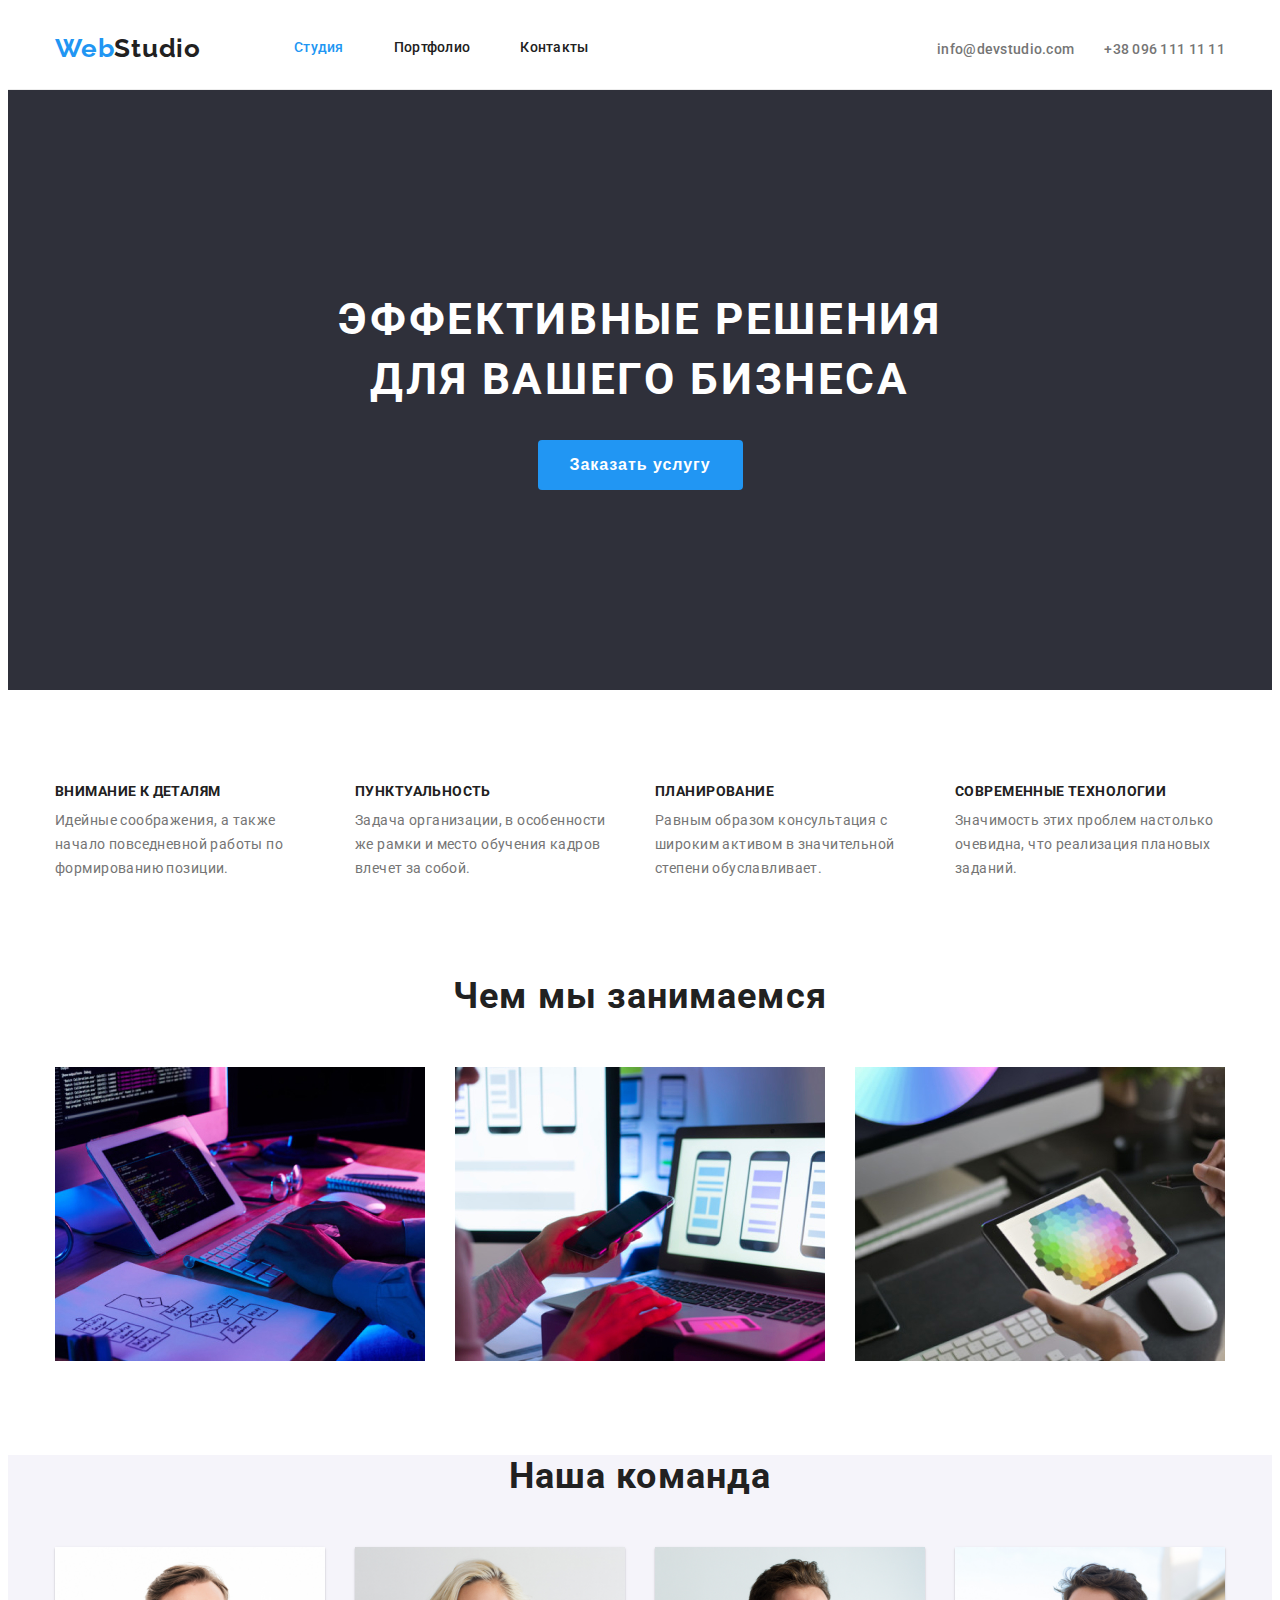
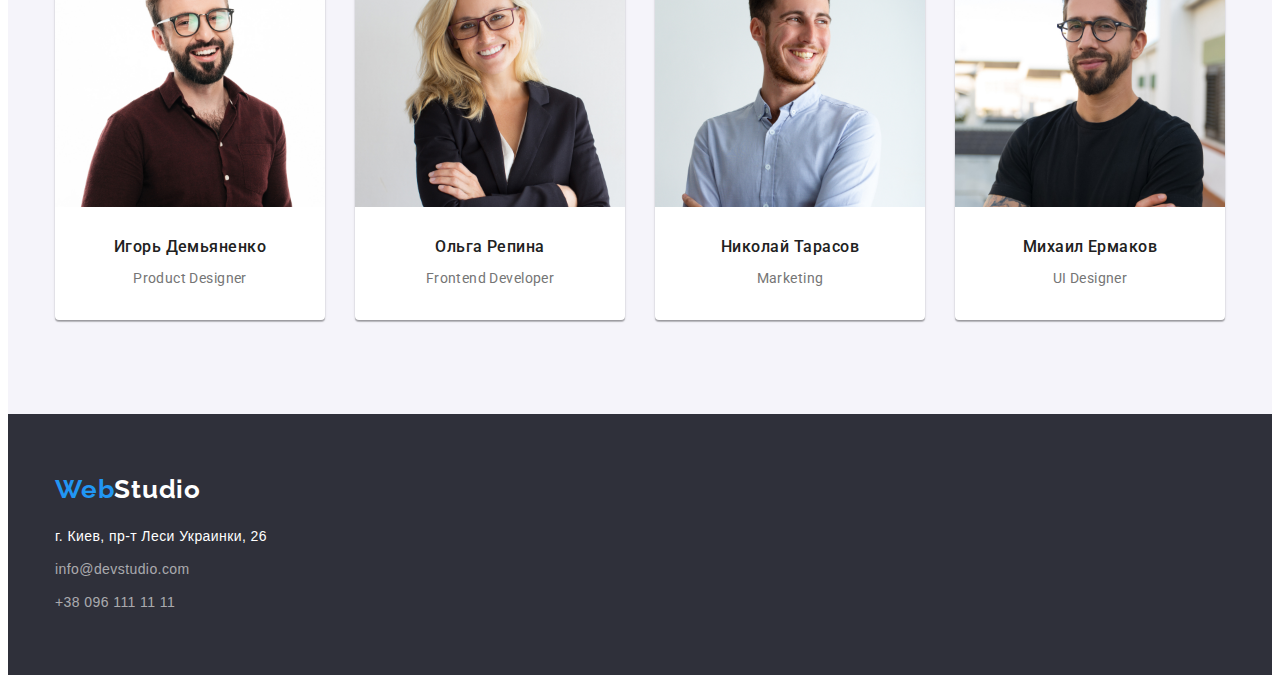
<file: index.html>
<!DOCTYPE html>
<html lang="ru">
<head>
    <meta charset="UTF-8">
    <meta http-equiv="X-UA-Compatible" content="IE=edge">
    <meta name="viewport" content="width=device-width, initial-scale=1.0">
    <title>WebStudio</title>
    <link href="https://fonts.googleapis.com/css2?family=Raleway:wght@700&family=Roboto:wght@400;500;700;900&display=swap"
        rel="stylesheet">
        <link rel="stylesheet" href="https://cdnjs.cloudflare.com/ajax/libs/modern-normalize/1.1.0/modern-normalize.min.css"
            integrity="sha512-wpPYUAdjBVSE4KJnH1VR1HeZfpl1ub8YT/NKx4PuQ5NmX2tKuGu6U/JRp5y+Y8XG2tV+wKQpNHVUX03MfMFn9Q=="
            crossorigin="anonymous" referrerpolicy="no-referrer" />
    <link rel="stylesheet" href="./css/style.css">
</head>

<body class="body">
    <header class="header">  
        <div class="container">     
        <a class="logo-link" lang="en" href="/">Web<span class="logo-link-one">Studio</span></a>
        <nav class="navigation">           
            <ul class="navigation-list">                
                <li  class="link"><a class="header-text current" href="./index.html">Студия</a></li>
                <li  class="link"><a class="header-text" href="./portfolio.html">Портфолио</a></li>
                <li  class="link"><a class="header-text" href="./contact.html">Контакты</a></li>               
            </ul>         
        </nav>
        <ul class="contact-lyst">
            <li class="header-contact"><a class="contact" href="mailto:info@devstudio.com">info@devstudio.com</a>
            </li>
            <li class="header-contact"><a class="contact" href="tel:+380961111111">+38 096 111 11 11</a></li>
        </ul>
        </div>        
    </header>
    <main class="main">
        <section class="hero">
            <div class="container">
            <h1 class="hero-text">Эффективные решения<br> для вашего бизнеса</h1>
            <button class="btn" type="button">Заказать услугу</button>
            </div>
        </section>
        <section class="section after-hero">            
            <div class="container">
                <h2 class="visually-hidden">WebStudio Особенности</h2>
                <ul  class="after-list">
                <li class="after-item">
                    <h3 class="after-title">Внимание к деталям</h3>
                    <p class="after-text">Идейные соображения, а также начало повседневной работы по формированию позиции.</p>
                </li>
                <li class="after-item">
                    <h3 class="after-title">Пунктуальность</h3>
                    <p class="after-text">Задача организации, в особенности же рамки и место обучения кадров влечет за собой.</p>
                </li>
                <li class="after-item">
                    <h3 class="after-title">Планирование</h3>
                    <p class="after-text">Равным образом консультация с широким активом в значительной степени обуславливает.</p>
                </li>
                <li class="after-item">
                    <h3 class="after-title">Современные технологии</h3>
                    <p class="after-text">Значимость этих проблем настолько очевидна, что реализация плановых заданий.</p>
                </li>
                </ul>  
            </div>          
        </section>
        <section class="section chem">
        <div class="container">           
            <h2 class="section-titel">Чем мы занимаемся</h2>
            <ul class="list-one">
                <li class="item-one"><img src="./images/img.jpg" alt="создание html" width="370"></li>
                <li class="item-one"><img src="./images/img1.jpg" alt="проверка html" width="370"></li>
                <li class="item-one"><img src="./images/img2.jpg" alt="редактирование html" width="370"></li>
            </ul>
            </div>           
        </section>
        <section class="section nasha">
            <div class="container">          
            <h2 class="section-titel">Наша команда</h2>
            <ul class="list-comand">
                <li class="item-comand">                                                    
                    <img src="./images/img3.jpg" alt="изображение Игоря Демьяненко" width="270">
                    <div class="thumb-comand">
                    <h3 class="standart-title">Игорь Демьяненко</h3>
                    <p class="standart-text" lang="en">Product Designer</p>
                    </div> 
                </li>
                <li class="item-comand">                    
                    <img src="./images/img4.jpg" alt="изображение Ольги Репиной" width="270">
                    <div class="thumb-comand">
                    <h3 class="standart-title">Ольга Репина</h3>
                    <p class="standart-text" lang="en">Frontend Developer</p>
                    </div> 
                </li>
                <li class="item-comand">                    
                    <img src="./images/img5.jpg" alt="изображение Николая Тарасова" width="270">
                    <div class="thumb-comand">
                    <h3 class="standart-title">Николай Тарасов</h3>
                    <p class="standart-text" lang="en">Marketing</p>
                    </div> 
                </li>
                <li class="item-comand">                    
                    <img src="./images/img6.jpg" alt="изображение Михаила Ермакова" width="270">
                    <div class="thumb-comand">
                    <h3 class="standart-title">Михаил Ермаков</h3>
                    <p class="standart-text" lang="en">UI Designer</p>
                    </div> 
                </li>
            </ul>
            </div>            
        </section>
    </main>
    <footer class="footer">  
        <div class="container">      
        <a  class="logo-link" href="/">Web<span class="logo-link-two">Studio</span></a>        
        <address class="address">
            <ul class="footer-list">
                <li class="footer-item">
                    <a class="contact-lynk-address" href="https://goo.gl/maps/xhf7ZU4KERErJAge8" target="_blank"
                        rel="noopener noreferrer nofollow">
                        г. Киев, пр-т Леси Украинки, 26</a>
                </li>
                <li class="footer-item">
                    <a class="contact-lynk-connect" href="mailto:info@devstudio.com">info@devstudio.com</a>
                </li>
                <li class="footer-item">
                    <a class="contact-lynk-connect" href="tel:+380961111111">+38 096 111 11 11</a>
                </li>
            </ul>
        </address> 
        </div>       
    </footer>
</body>
</html>
</file>
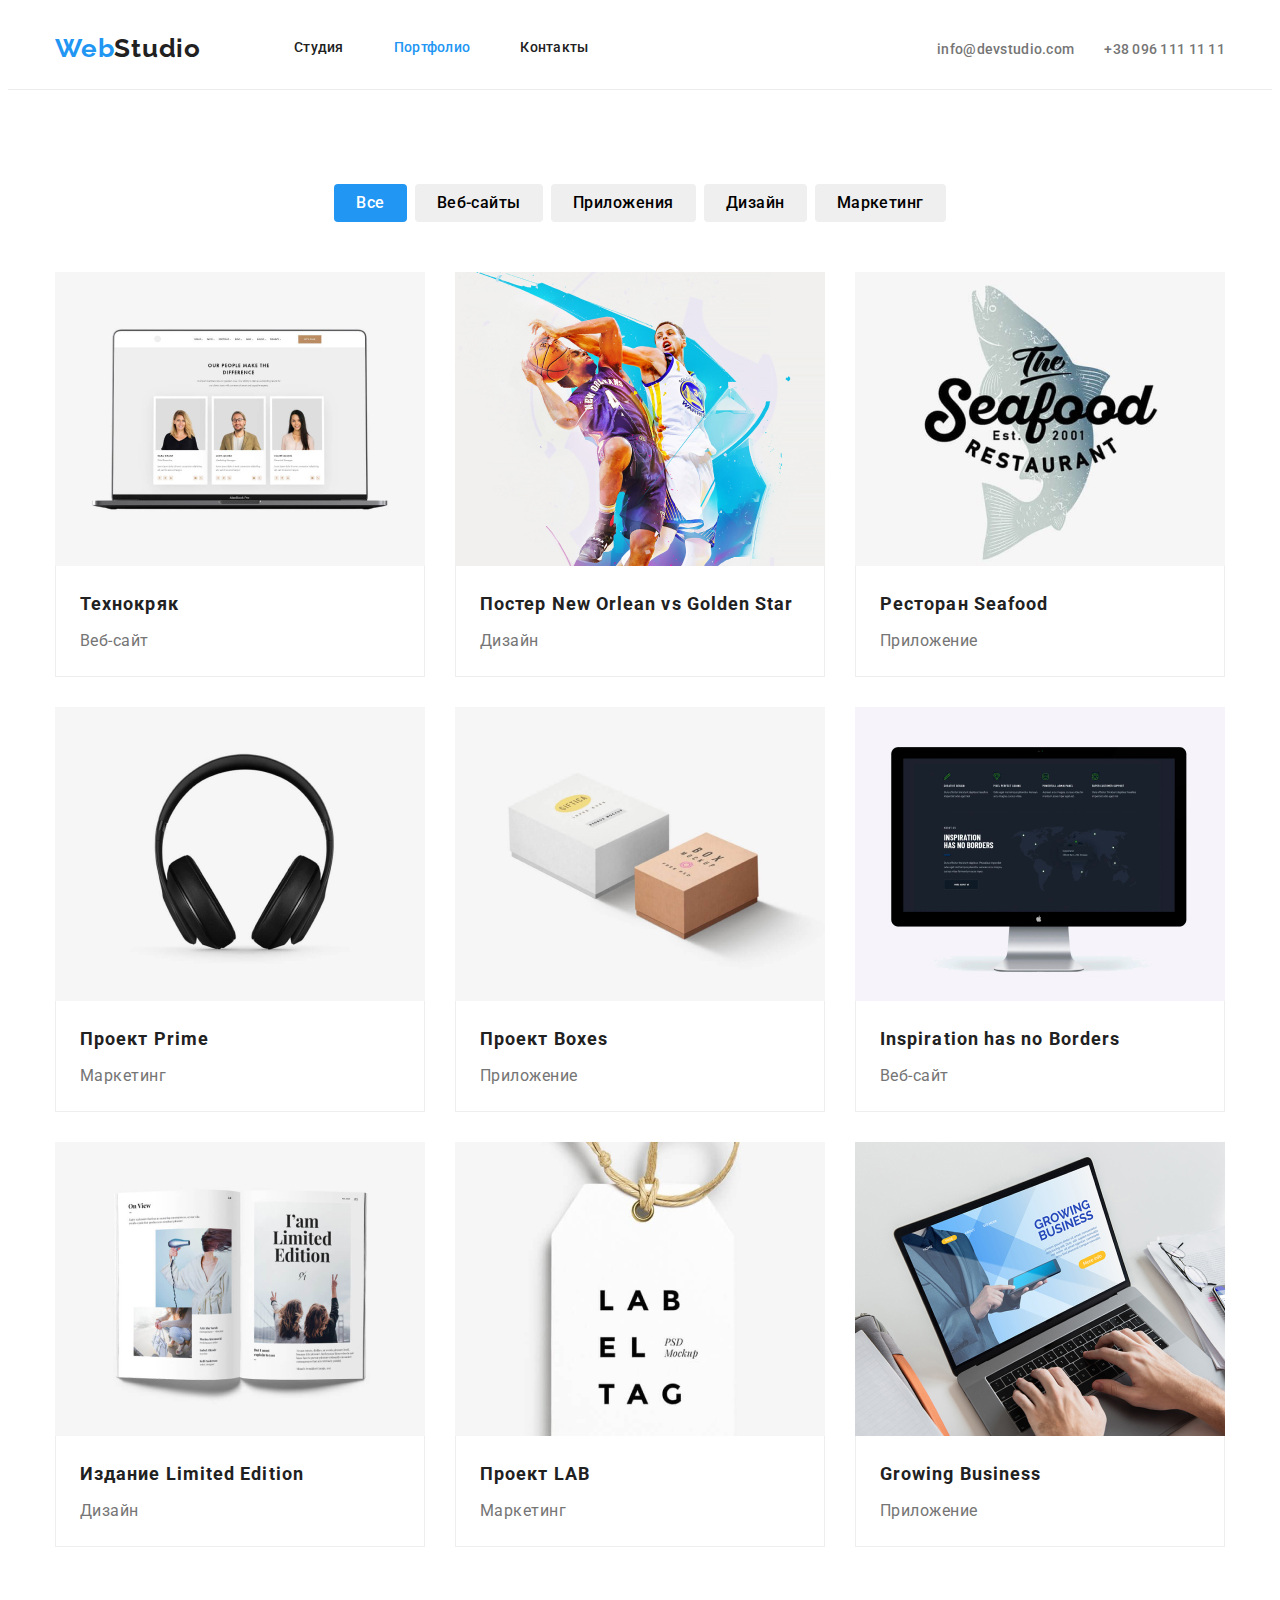
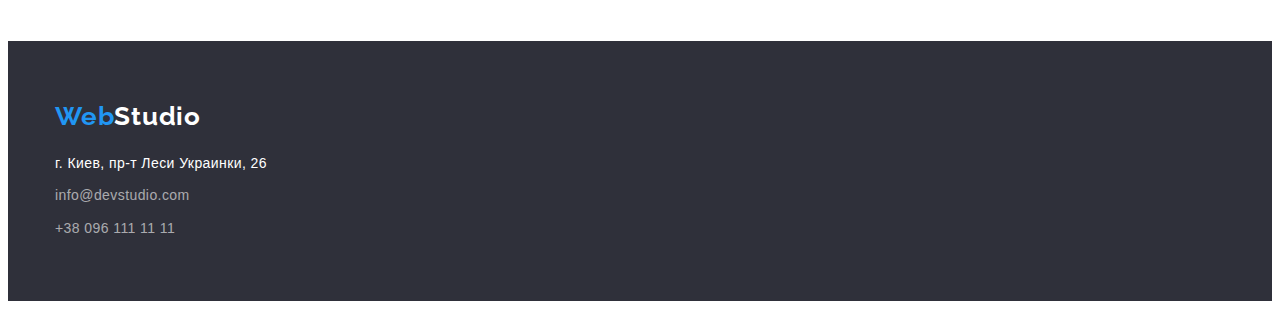
<file: portfolio.html>
<!DOCTYPE html>
<html lang="ru">
<head>
    <meta charset="UTF-8">
    <meta http-equiv="X-UA-Compatible" content="IE=edge">
    <meta name="viewport" content="width=device-width, initial-scale=1.0">
    <title>WebStudio</title>
<link href="https://fonts.googleapis.com/css2?family=Raleway:wght@700&family=Roboto:wght@400;500;700;900&display=swap"
    rel="stylesheet">
    <link rel="stylesheet" href="https://cdnjs.cloudflare.com/ajax/libs/modern-normalize/1.1.0/modern-normalize.min.css"
            integrity="sha512-wpPYUAdjBVSE4KJnH1VR1HeZfpl1ub8YT/NKx4PuQ5NmX2tKuGu6U/JRp5y+Y8XG2tV+wKQpNHVUX03MfMFn9Q=="
            crossorigin="anonymous" referrerpolicy="no-referrer" />
    <link rel="stylesheet" href="./css/style.css">
</head>

<body class="body">
    <header class="header">  
        <div class="container">     
        <a class="logo-link" lang="en" href="/">Web<span class="logo-link-one">Studio</span></a>
        <nav class="navigation">           
            <ul class="navigation-list">                
                <li  class="link"><a class="header-text" href="./index.html">Студия</a></li>
                <li  class="link"><a class="header-text current" href="./portfolio.html">Портфолио</a></li>
                <li  class="link"><a class="header-text" href="./contact.html">Контакты</a></li>               
            </ul>         
        </nav>
        <ul class="contact-lyst">
            <li class="header-contact"><a class="contact" href="mailto:info@devstudio.com">info@devstudio.com</a>
            </li>
            <li class="header-contact"><a class="contact" href="tel:+380961111111">+38 096 111 11 11</a></li>
        </ul>
        </div>        
    </header>

    <main class="portfolio">        
        <section class="section pfo">            
            <div class="container">
                <h1 class="visually-hidden">Особенности</h1>
                <ul class="list-pfo-btn">
                <li class="item-pfo-btn"><button class="pfo-button current" type="button">Все</button></li>
                <li class="item-pfo-btn"><button class="pfo-button" type="button">Веб-сайты</button></li>
                <li class="item-pfo-btn"><button class="pfo-button" type="button">Приложения</button></li>
                <li class="item-pfo-btn"><button class="pfo-button" type="button">Дизайн</button></li>
                <li class="item-pfo-btn"><button class="pfo-button" type="button">Маркетинг</button></li>
                </ul>
                <ul class="list-pfo">                                   
                <li class="item-two">                    
                    <img src="./img-pfo/img.jpg" alt="Лого веб-сайта Технокряк" width="370">                    
                    <div class="card-pfo">
                    <h2 class="standart-title titlepfo">Технокряк</h2>
                    <p class="standart-text textpfo"><span class="pfo-one">Веб-сайт</span></p>
                    </div>
                </li>
                <li class="item-two">                    
                    <img src="./img-pfo/img(1).jpg" alt="Постер матча New Orlean vs Golden Star" width="370">                    
                    <div class="card-pfo">
                    <h2 class="standart-title titlepfo" lang="en">Постер New Orlean vs Golden Star</h2>
                    <p class="standart-text textpfo"><span class="pfo-one">Дизайн</span></p>
                    </div>
                </li>
                <li class="item-two">                    
                    <img src="./img-pfo/img(2).jpg" alt="Лого Ресторана Seafood" width="370">                    
                    <div class="card-pfo">
                    <h2 class="standart-title titlepfo">Ресторан Seafood</h2>
                    <p class="standart-text textpfo"><span class="pfo-one">Приложение</span></p>
                    </div>
                </li>
                <li class="item-two">                    
                    <img src="./img-pfo/img(3).jpg" alt="Лого маркетингового Проекта Prime" width="370">                    
                    <div class="card-pfo">
                    <h2 class="standart-title titlepfo">Проект Prime</h2>
                    <p class="standart-text textpfo"><span class="pfo-one">Маркетинг</span></p>
                    </div>
                </li>
                <li class="item-two">                    
                    <img src="./img-pfo/img(4).jpg" alt="Лого приложения Проекта Boxes" width="370">                    
                    <div class="card-pfo">
                    <h2 class="standart-title titlepfo">Проект Boxes</h2>
                    <p class="standart-text textpfo"><span class="pfo-one">Приложение</span></p>
                    </div>
                </li>
                <li class="item-two">                    
                    <img src="./img-pfo/img(5).jpg" alt="Лого веб-сайта Inspiration has no Borders" width="370">                    
                    <div class="card-pfo">
                    <h2 class="standart-title titlepfo">Inspiration has no Borders</h2>
                    <p class="standart-text textpfo"><span class="pfo-one">Веб-сайт</span></p>
                    </div>
                </li>
                <li class="item-two">                    
                    <img src="./img-pfo/img(6).jpg" alt="Лого дизайнерского Издания Limited Edition" width="370">                    
                    <div class="card-pfo">
                    <h2 class="standart-title titlepfo">Издание Limited Edition</h2>
                    <p class="standart-text textpfo"><span class="pfo-one">Дизайн</span></p>
                    </div>
                </li>
                <li class="item-two">                    
                    <img src="./img-pfo/img(7).jpg" alt="Лого маркетингового Проекта LAB" width="370">                    
                    <div class="card-pfo">
                    <h2 class="standart-title titlepfo">Проект LAB</h2>
                    <p class="standart-text textpfo"><span class="pfo-one">Маркетинг</span></p>
                    </div>
                </li>
                <li class="item-two">                    
                    <img src="./img-pfo/img(8).jpg" alt="Лого приложения Growing Business" width="370">                    
                    <div class="card-pfo">
                    <h2 class="standart-title titlepfo">Growing Business</h2>
                    <p class="standart-text textpfo"><span class="pfo-one">Приложение</span></p>
                    </div>
                </li>                
                </ul>
            </div>
        </section>
    </main>
    <footer class="footer">  
        <div class="container">      
        <a  class="logo-link" href="/">Web<span class="logo-link-two">Studio</span></a>        
        <address class="address">
            <ul class="footer-list">
                <li class="footer-item">
                    <a class="contact-lynk-address" href="https://goo.gl/maps/xhf7ZU4KERErJAge8" target="_blank"
                        rel="noopener noreferrer nofollow">
                        г. Киев, пр-т Леси Украинки, 26</a>
                </li>
                <li class="footer-item">
                    <a class="contact-lynk-connect" href="mailto:info@devstudio.com">info@devstudio.com</a>
                </li>
                <li class="footer-item">
                    <a class="contact-lynk-connect" href="tel:+380961111111">+38 096 111 11 11</a>
                </li>
            </ul>
        </address> 
        </div>       
    </footer>
</body>

</html>
</file>
<file: css/style.css>
/*--цвет заголовка #212121; --*/
/*--цвет  текста #757575; --*/
/*--цвет  синий #2196F3; --*/
/*--цвет  белый #FFFFFF; --*/
/*--цвет серый background: #F5F4FA; --*/
/*--цвет черный background: #2F303A; --*/

html {
  box-sizing: border-box;
}

*,
*::before,
*::after {
  box-sizing: inherit;
}

:root {
  --one-text-color: #757575;
  --title-text-color: #212121;
  --accent-color: #2196f3;
  --two-text-color: #ffffff;
  --button-first-color: #2196f3;
  --button-second-color: #ffffff;
  --contakt-link-header: #757575;
}

p,
h1,
h2,
h3,
h4,
h5,
h6 {
  margin: 0;
}

ul {
  margin: 0;
  padding: 0;
  list-style: none;
}
button {
  cursor: pointer;
}

img {
  display: block;
  min-width: 100%;
  height: auto;
}

a {
  text-decoration: none;
}
.body :focus {
  cursor: pointer;
  list-style-type: none;
}
.body {
  font-family: Roboto, sans-serif;
}
.container {
  width: 1200px;
  padding-left: 15px;
  padding-right: 15px;
  margin: 0 auto;
}

/* шапка*/

.navigation-list {
  display: flex;
}
.contact-lyst {
  display: flex;
  margin-left: auto;
}

.header-contact:not(:first-child) {
  margin-left: 30px;
}

.contact-lyst :focus,
.contact-lyst :hover {
  color: var(--accent-color);
}
.navigation :focus,
.navigation :hover {
  color: var(--accent-color);
}
.navigation .current {
  color: var(--accent-color);
}
.navigation {
  margin-left: 93px;
}
.header {
 border-bottom: 1px solid #ececec;
}

.header .container {
   display: flex;
   align-items: center; 
  background-color: #ffffff;
}

.header .logo-link {
  display: flex;
  justify-content: center;
  padding-top: 25px;
  padding-bottom: 25px;

  font-family: Raleway, sans-serif;
  font-weight: bold;
  font-size: 26px;
  line-height: 1.19;
  letter-spacing: 0.03em;
  color: var(--accent-color);
}
.logo-link-one {
  color: #212121;
}
.logo-link-two {
  color: #ffffff;
}

.navigation-list .link {
  display: block;
  font-weight: 500;
  font-size: 14px;
  line-height: 1.14;
  letter-spacing: 0.02em;
}
.navigation-list .link:not(:first-child) {
  margin-left: 50px;
}

.header-text {
  display: block;
  padding-top: 32px;
  padding-bottom: 32px;

  color: var(--title-text-color);
}

.contact {
    padding-top: 32px;
    padding-bottom: 32px;

  font-family: Roboto, sans-serif;
  font-weight: 500;
  font-size: 14px;
  line-height: 1.14;
  letter-spacing: 0.02em;
  color: #757575;
}

/* герой*/

.hero {
  padding-top: 200px;
  padding-bottom: 200px;

  background-color: #2f303a;
}
.hero-text {
  font-size: 44px;
  line-height: 1.36;
  text-align: center;
  letter-spacing: 0.06em;
  text-transform: uppercase;
  color: #ffffff;
  cursor: pointer;
}

.btn {
  display: block;
  text-align: center;
  margin-top: 30px;
  margin-left: auto;
  margin-right: auto;

  padding: 10px 32px 10px 32px;

  border: none;
  cursor: pointer;
  border-radius: 4px;
  font-weight: bold;
  font-size: 16px;
  line-height: 1.87;

  letter-spacing: 0.06em;
  background: #2196f3;
  color: #ffffff;
}

.btn :focus,
.btn :hover {
  color: var(--button-second-color);
}

/* особенности */

.after-list {
  display: flex;
}

.after-item {
  width: 270px;
  text-decoration: none;
}
.after-item:not(:last-child) {
  margin-right: 30px;
}

.after-hero {
padding-top: 94px;
padding-bottom: 94px;
}

.after-title {
  margin-bottom: 10px;

  color: var(--title-text-color);
  font-weight: bold;
  font-size: 14px;
  line-height: 1.14;
  letter-spacing: 0.03em;
  text-transform: uppercase;
}

.after-text {
  font-size: 14px;
  line-height: 1.71;
  letter-spacing: 0.03em;
  color: var(--one-text-color);
}

/* секции */
.chem .container {
  display: flex;
    align-items: center;
    flex-direction: column;  
     padding-bottom: 94px;
  }
.nasha .container {
  display: flex;
  align-items: center;
  flex-direction: column;
}

.nasha {
  background: #F5F4FA;
   padding-bottom: 94px;
}

.thumb-comand {
    display: flex;
    flex-direction: column;
    align-items: center;
      padding-top: 30px;
  padding-bottom: 30px;
}

.list-one {
  display: flex;
}

.list-comand {
  display: flex;
}

.item-one:not(:last-child) {
  margin-right: 30px;
}
.item-comand:not(:last-child) {
  margin-right: 30px;
}

.item-comand {
  background: #ffffff;
  box-shadow: 0px 1px 3px rgba(0, 0, 0, 0.12), 0px 1px 1px rgba(0, 0, 0, 0.14),
    0px 2px 1px rgba(0, 0, 0, 0.2);
  border-radius: 0px 0px 4px 4px;
}

.section-titel {
  margin-bottom: 50px;

  font-weight: bold;
  font-size: 36px;
  line-height: 1.17;
  letter-spacing: 0.03em;
  color: var(--title-text-color);
}

.standart-title {
  font-weight: 500;
  font-size: 16px;
  line-height: 1.19;
  letter-spacing: 0.03em;
  color: var(--title-text-color);
}
.item-comand .standart-text {
margin-top: 10px;

  font-size: 14px;
  line-height: 1.71;
  letter-spacing: 0.03em;
  color: var(--one-text-color);
}

/* подвал*/
.footer .container {
  display: flex;
   flex-direction: column;
  padding-top: 60px;
  padding-bottom: 60px;
}
.address {
 margin-top: 20px;
}

.footer .logo-link {
  display: block;

  font-family: Raleway, sans-serif;
  font-weight: bold;
  font-size: 26px;
  line-height: 1.19;
  letter-spacing: 0.03em;
  color: var(--accent-color);
}
.footer .logo-link-one {
  color: #212121;
}
.logo-link-two {
  color: #ffffff;
}

.footer-list {
  font-family: Robto, sans-serif;
  font-style: normal;
}
.contact-lynk-address {
  font-size: 14px;
  line-height: 1.71;
  letter-spacing: 0.03em;
  color: #ffffff;
}

.contact-lynk-connect {
  font-size: 14px;
  line-height: 1.7;
  letter-spacing: 0.03em;
  font-style: normal;
  color: rgba(255, 255, 255, 0.6);
}

.footer {
  background: #2f303a;
  text-decoration: none;
}

.footer-item:not(:first-child) {
  margin-top: 9px;
}

.footer-item :focus,
.footer-item :hover {
  color: var(--accent-color);
}

/* 2 портфолио */
.portfolio {
  padding-top: 94px;
  padding-bottom: 94px;
}

.visually-hidden {
  opacity: 0;
position: absolute;
  height: 0;
  width: 0;
}

.card-pfo {
padding: 20px 24px;

  background: #ffffff;
  border: 1px solid #eeeeee;
  border-top: 0;
}

.textpfo {
  margin-top: 4px;
}

.list-pfo {
  display: flex;
  flex-wrap: wrap;
  margin-top: -30px;
  margin-left: -30px;
}

.item-two {
  display: block;
  width: 370px;
  margin-left: 30px;
  margin-top: 30px;
}

.list-pfo .standart-title {
  font-weight: bold;
  font-size: 18px;
  line-height: 2;
  letter-spacing: 0.06em;
  color: var(--title-text-color);
}
.list-pfo .standart-text {
  font-size: 16px;
  line-height: 1.87;
  letter-spacing: 0.03em;
  color: var(--one-text-color);
}
.item-pfo-btn .current {
  color: var(--button-second-color);
  background-color: var(--button-first-color);
}

.list-pfo-btn {
  display: flex;
  justify-content: center;
  margin-bottom: 50px;

  color: var(--title-text-color);
}
.item-pfo-btn:not(:first-child) {
  margin-left: 8px;
}

.item-pfo-btn :hover,
.item-pfo-btn :focus {
  color: var(--button-second-color);
  background-color: var(--accent-color);
}
.pfo-button {
  display: inline-block;
   text-align: center;

   padding: 6px 22px 6px 22px;
}

.list-pfo-btn .pfo-button {
  cursor: pointer;
  font-family: Roboto, sans-serif;
  border: none;
  border-radius: 4px;
  font-weight: 500;
  font-size: 16px;
  line-height: 1.62;
  text-align: center;
  letter-spacing: 0.03em;
}
</file>
